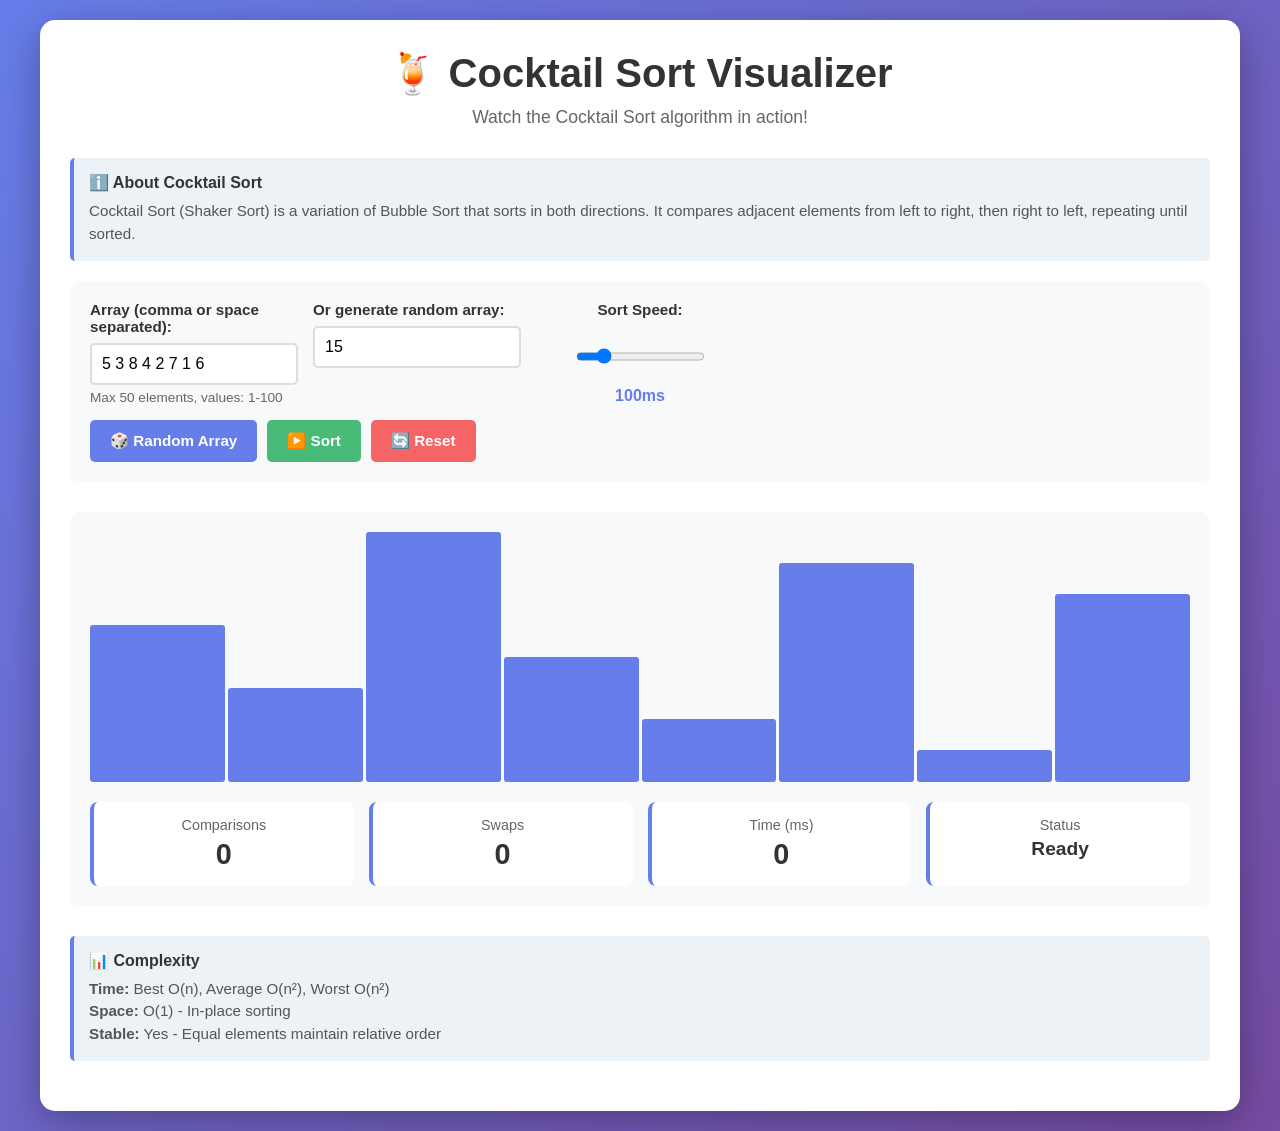
<file: cocktail_sort/visualizer.html>
<!DOCTYPE html>
<html lang="en">
<head>
    <meta charset="UTF-8">
    <meta name="viewport" content="width=device-width, initial-scale=1.0">
    <title>Cocktail Sort Visualizer</title>
    <style>
        * {
            margin: 0;
            padding: 0;
            box-sizing: border-box;
        }

        body {
            font-family: 'Segoe UI', Tahoma, Geneva, Verdana, sans-serif;
            background: linear-gradient(135deg, #667eea 0%, #764ba2 100%);
            min-height: 100vh;
            padding: 20px;
        }

        .container {
            max-width: 1200px;
            margin: 0 auto;
            background: white;
            border-radius: 15px;
            padding: 30px;
            box-shadow: 0 10px 40px rgba(0, 0, 0, 0.3);
        }

        h1 {
            text-align: center;
            color: #333;
            margin-bottom: 10px;
            font-size: 2.5em;
        }

        .subtitle {
            text-align: center;
            color: #666;
            margin-bottom: 30px;
            font-size: 1.1em;
        }

        .controls {
            display: grid;
            grid-template-columns: repeat(auto-fit, minmax(200px, 1fr));
            gap: 15px;
            margin-bottom: 30px;
            padding: 20px;
            background: #f8f9fa;
            border-radius: 10px;
        }

        .control-group {
            display: flex;
            flex-direction: column;
        }

        label {
            font-weight: 600;
            margin-bottom: 8px;
            color: #333;
            font-size: 0.95em;
        }

        input[type="number"],
        input[type="text"],
        select {
            padding: 10px;
            border: 2px solid #ddd;
            border-radius: 5px;
            font-size: 1em;
            transition: border-color 0.3s;
        }

        input[type="number"]:focus,
        input[type="text"]:focus,
        select:focus {
            outline: none;
            border-color: #667eea;
        }

        .button-group {
            display: flex;
            gap: 10px;
            flex-wrap: wrap;
        }

        button {
            padding: 12px 20px;
            border: none;
            border-radius: 5px;
            font-size: 0.95em;
            font-weight: 600;
            cursor: pointer;
            transition: all 0.3s;
        }

        .btn-primary {
            background: #667eea;
            color: white;
        }

        .btn-primary:hover {
            background: #5568d3;
            transform: translateY(-2px);
            box-shadow: 0 5px 15px rgba(102, 126, 234, 0.4);
        }

        .btn-secondary {
            background: #48bb78;
            color: white;
        }

        .btn-secondary:hover {
            background: #38a169;
            transform: translateY(-2px);
            box-shadow: 0 5px 15px rgba(72, 187, 120, 0.4);
        }

        .btn-danger {
            background: #f56565;
            color: white;
        }

        .btn-danger:hover {
            background: #e53e3e;
            transform: translateY(-2px);
            box-shadow: 0 5px 15px rgba(245, 101, 101, 0.4);
        }

        button:disabled {
            opacity: 0.5;
            cursor: not-allowed;
            transform: none;
        }

        .visualization {
            margin-bottom: 30px;
            padding: 20px;
            background: #f8f9fa;
            border-radius: 10px;
            min-height: 300px;
        }

        .bars-container {
            display: flex;
            align-items: flex-end;
            justify-content: center;
            gap: 3px;
            height: 250px;
            margin-bottom: 20px;
        }

        .bar {
            flex: 1;
            background: #667eea;
            border-radius: 3px;
            transition: all 0.1s;
            position: relative;
            min-width: 20px;
        }

        .bar.comparing {
            background: #f6ad55;
        }

        .bar.swapped {
            background: #f56565;
        }

        .bar.sorted {
            background: #48bb78;
        }

        .bar-label {
            position: absolute;
            bottom: -25px;
            left: 50%;
            transform: translateX(-50%);
            font-size: 11px;
            white-space: nowrap;
        }

        .stats {
            display: grid;
            grid-template-columns: repeat(auto-fit, minmax(150px, 1fr));
            gap: 15px;
        }

        .stat-box {
            background: white;
            padding: 15px;
            border-radius: 8px;
            border-left: 4px solid #667eea;
            text-align: center;
        }

        .stat-label {
            color: #666;
            font-size: 0.9em;
            margin-bottom: 5px;
        }

        .stat-value {
            color: #333;
            font-size: 1.8em;
            font-weight: 700;
        }

        .info-panel {
            background: #edf2f7;
            border-left: 4px solid #667eea;
            padding: 15px;
            border-radius: 5px;
            margin-bottom: 20px;
        }

        .info-title {
            font-weight: 600;
            color: #333;
            margin-bottom: 8px;
        }

        .info-text {
            color: #555;
            font-size: 0.95em;
            line-height: 1.5;
        }

        .array-input-desc {
            font-size: 0.85em;
            color: #666;
            margin-top: 5px;
        }

        .speed-control {
            display: flex;
            align-items: center;
            gap: 15px;
        }

        .speed-control input[type="range"] {
            flex: 1;
            cursor: pointer;
        }

        .speed-value {
            min-width: 80px;
            text-align: center;
            font-weight: 600;
            color: #667eea;
        }

        @media (max-width: 768px) {
            .container {
                padding: 15px;
            }

            h1 {
                font-size: 1.8em;
            }

            .bars-container {
                height: 200px;
            }

            .controls {
                grid-template-columns: 1fr;
            }
        }
    </style>
</head>
<body>
    <div class="container">
        <h1>🍹 Cocktail Sort Visualizer</h1>
        <p class="subtitle">Watch the Cocktail Sort algorithm in action!</p>

        <div class="info-panel">
            <div class="info-title">ℹ️ About Cocktail Sort</div>
            <div class="info-text">
                Cocktail Sort (Shaker Sort) is a variation of Bubble Sort that sorts in both directions.
                It compares adjacent elements from left to right, then right to left, repeating until sorted.
            </div>
        </div>

        <div class="controls">
            <div class="control-group">
                <label for="arrayInput">Array (comma or space separated):</label>
                <input
                    type="text"
                    id="arrayInput"
                    placeholder="e.g., 5 3 8 4 2 7 1 6"
                    value="5 3 8 4 2 7 1 6"
                />
                <div class="array-input-desc">Max 50 elements, values: 1-100</div>
            </div>

            <div class="control-group">
                <label for="arraySize">Or generate random array:</label>
                <input type="number" id="arraySize" min="5" max="50" value="15" />
            </div>

            <div class="control-group speed-control">
                <label for="speed">Sort Speed:</label>
                <input type="range" id="speed" min="10" max="500" value="100" />
                <span class="speed-value"><span id="speedValue">100</span>ms</span>
            </div>

            <div class="button-group" style="grid-column: 1 / -1;">
                <button class="btn-primary" onclick="generateRandom()">
                    🎲 Random Array
                </button>
                <button class="btn-secondary" onclick="startSort()" id="startBtn">
                    ▶️ Sort
                </button>
                <button class="btn-danger" onclick="resetSort()">
                    🔄 Reset
                </button>
            </div>
        </div>

        <div class="visualization">
            <div id="barsContainer" class="bars-container"></div>
            <div class="stats">
                <div class="stat-box">
                    <div class="stat-label">Comparisons</div>
                    <div class="stat-value" id="comparisons">0</div>
                </div>
                <div class="stat-box">
                    <div class="stat-label">Swaps</div>
                    <div class="stat-value" id="swaps">0</div>
                </div>
                <div class="stat-box">
                    <div class="stat-label">Time (ms)</div>
                    <div class="stat-value" id="time">0</div>
                </div>
                <div class="stat-box">
                    <div class="stat-label">Status</div>
                    <div class="stat-value" id="status" style="font-size: 1.2em;">Ready</div>
                </div>
            </div>
        </div>

        <div class="info-panel">
            <div class="info-title">📊 Complexity</div>
            <div class="info-text">
                <strong>Time:</strong> Best O(n), Average O(n²), Worst O(n²)<br>
                <strong>Space:</strong> O(1) - In-place sorting<br>
                <strong>Stable:</strong> Yes - Equal elements maintain relative order
            </div>
        </div>
    </div>

    <script>
        let array = [5, 3, 8, 4, 2, 7, 1, 6];
        let sorting = false;
        let comparisons = 0;
        let swapsCount = 0;
        let startTime = 0;

        function updateSpeed() {
            const speed = document.getElementById('speed').value;
            document.getElementById('speedValue').textContent = speed;
        }

        function parseArray() {
            const input = document.getElementById('arrayInput').value.trim();
            if (!input) return false;

            const arr = input.split(/[\s,]+/).map(x => parseInt(x)).filter(x => !isNaN(x));
            
            if (arr.length === 0 || arr.length > 50) {
                alert('Please enter 1-50 numbers');
                return false;
            }

            if (arr.some(x => x < 1 || x > 100)) {
                alert('All numbers must be between 1 and 100');
                return false;
            }

            array = arr;
            return true;
        }

        function generateRandom() {
            const size = parseInt(document.getElementById('arraySize').value) || 15;
            array = Array.from({ length: size }, () => Math.floor(Math.random() * 100) + 1);
            document.getElementById('arrayInput').value = array.join(', ');
            resetSort();
        }

        function renderBars(highlighted = {}) {
            const container = document.getElementById('barsContainer');
            container.innerHTML = '';
            const maxVal = Math.max(...array, 1);

            array.forEach((val, idx) => {
                const bar = document.createElement('div');
                bar.className = 'bar';
                bar.style.height = (val / maxVal * 100) + '%';

                if (highlighted.sorted && highlighted.sorted.includes(idx)) {
                    bar.classList.add('sorted');
                } else if (highlighted.comparing && highlighted.comparing.includes(idx)) {
                    bar.classList.add('comparing');
                } else if (highlighted.swapped && highlighted.swapped.includes(idx)) {
                    bar.classList.add('swapped');
                }

                container.appendChild(bar);
            });
        }

        async function cocktailSort() {
            let n = array.length;
            let start = 0;
            let end = n - 1;

            while (start < end && sorting) {
                // Forward pass
                for (let i = start; i < end; i++) {
                    if (!sorting) break;

                    renderBars({ comparing: [i, i + 1] });
                    await sleep(parseInt(document.getElementById('speed').value));
                    comparisons++;
                    document.getElementById('comparisons').textContent = comparisons;

                    if (array[i] > array[i + 1]) {
                        [array[i], array[i + 1]] = [array[i + 1], array[i]];
                        swapsCount++;
                        document.getElementById('swaps').textContent = swapsCount;
                        renderBars({ swapped: [i, i + 1] });
                        await sleep(parseInt(document.getElementById('speed').value));
                    }
                }

                if (!sorting) break;
                end--;

                // Backward pass
                for (let i = end; i > start; i--) {
                    if (!sorting) break;

                    renderBars({ comparing: [i - 1, i] });
                    await sleep(parseInt(document.getElementById('speed').value));
                    comparisons++;
                    document.getElementById('comparisons').textContent = comparisons;

                    if (array[i - 1] > array[i]) {
                        [array[i - 1], array[i]] = [array[i], array[i - 1]];
                        swapsCount++;
                        document.getElementById('swaps').textContent = swapsCount;
                        renderBars({ swapped: [i - 1, i] });
                        await sleep(parseInt(document.getElementById('speed').value));
                    }
                }

                if (!sorting) break;
                start++;
            }

            if (sorting) {
                const sorted = Array.from({ length: array.length }, (_, i) => i);
                renderBars({ sorted });
                document.getElementById('status').textContent = '✅ Sorted!';
            } else {
                document.getElementById('status').textContent = '⏸️ Paused';
            }

            sorting = false;
            document.getElementById('startBtn').textContent = '▶️ Sort';
            updateTime();
        }

        function sleep(ms) {
            return new Promise(resolve => setTimeout(resolve, ms));
        }

        function updateTime() {
            const elapsed = Date.now() - startTime;
            document.getElementById('time').textContent = elapsed;
        }

        function startSort() {
            if (sorting) {
                sorting = false;
                document.getElementById('startBtn').textContent = '▶️ Resume';
                return;
            }

            if (parseArray()) {
                sorting = true;
                comparisons = 0;
                swapsCount = 0;
                startTime = Date.now();
                document.getElementById('comparisons').textContent = '0';
                document.getElementById('swaps').textContent = '0';
                document.getElementById('status').textContent = '⏳ Sorting...';
                document.getElementById('startBtn').textContent = '⏸️ Pause';
                renderBars();
                cocktailSort();
            }
        }

        function resetSort() {
            sorting = false;
            if (parseArray()) {
                comparisons = 0;
                swapsCount = 0;
                document.getElementById('comparisons').textContent = '0';
                document.getElementById('swaps').textContent = '0';
                document.getElementById('time').textContent = '0';
                document.getElementById('status').textContent = 'Ready';
                document.getElementById('startBtn').textContent = '▶️ Sort';
                renderBars();
            }
        }

        // Initialize
        document.getElementById('speed').addEventListener('input', updateSpeed);
        renderBars();
    </script>
</body>
</html>
</file>
